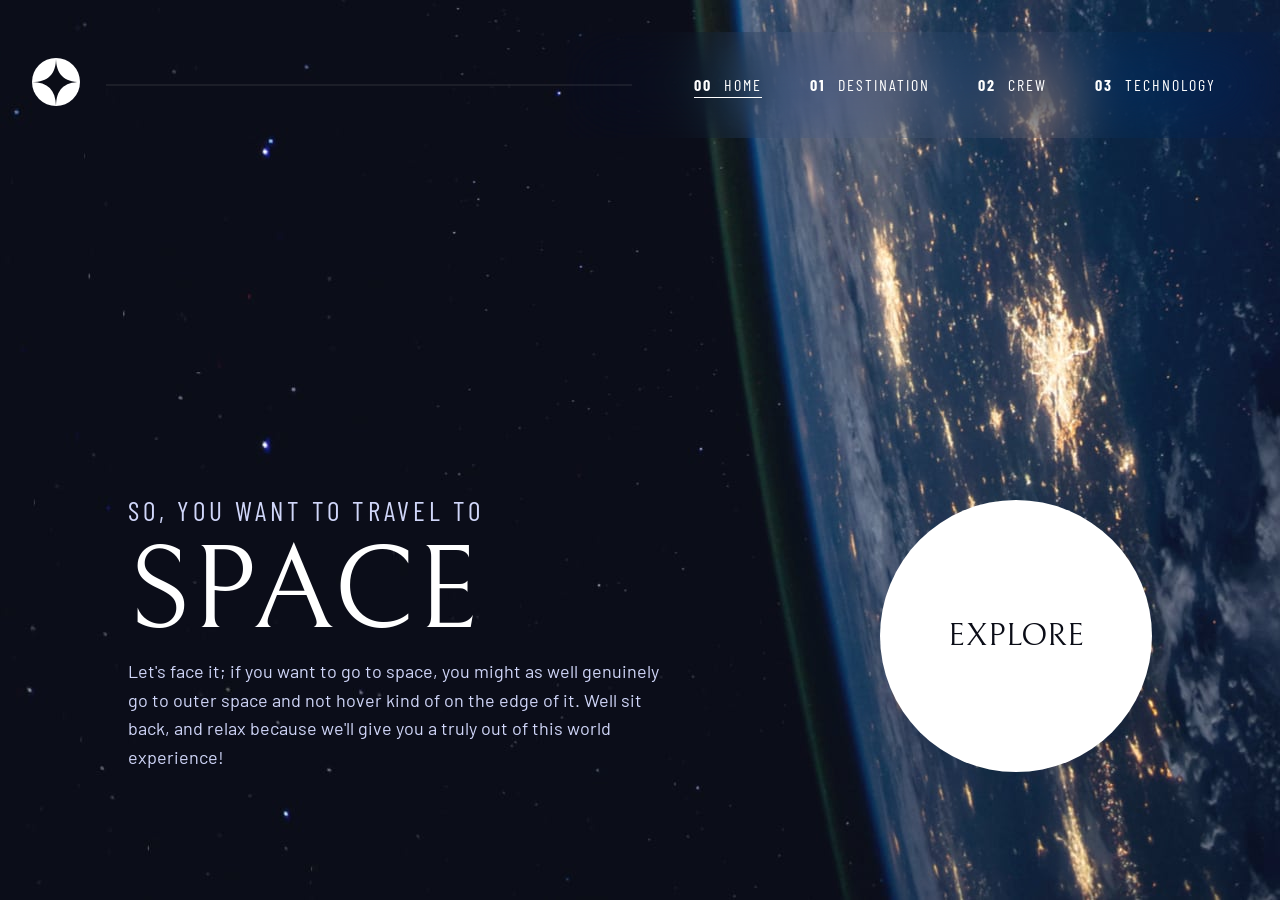
<file: index.html>
<!DOCTYPE html>
<html lang="en">
  <head>
    <meta charset="UTF-8" />
    <meta name="viewport" content="width=device-width, initial-scale=1.0" />

    <link
      rel="icon"
      type="image/png"
      sizes="32x32"
      href="./assets/favicon-32x32.png"
    />
    <link
      href="https://fonts.googleapis.com/css2?family=Barlow+Condensed:wght@400;700&family=Barlow:wght@400&family=Bellefair&display=swap"
      rel="stylesheet"
    />
    <link rel="stylesheet" href="./css/styles.css" />

    <title>Frontend Mentor | Space tourism website</title>
  </head>
  <body>
    <!-- ─── Header ───────────────────────────────────────── -->
    <header class="site-header">
      <div class="header-inner">
        <!-- Logo -->
        <a href="index.html" class="logo">
          <img src="./assets/shared/logo.svg" alt="Space Tourism" />
        </a>
        <button
          class="nav-toggle"
          aria-controls="mobile-nav"
          aria-expanded="false"
        >
          <span class="sr-only">Open navigation</span>
          <img
            src="./assets/shared/icon-hamburger.svg"
            alt=""
            aria-hidden="true"
          />
        </button>

        <!-- Overlay -->
        <div class="nav-overlay" hidden></div>

        <!-- Mobile drawer -->
        <nav id="mobile-nav" class="mobile-nav" aria-label="Mobile" hidden>
          <button class="nav-close">
            <span class="sr-only">Close navigation</span>
            <img
              src="./assets/shared/icon-close.svg"
              alt=""
              aria-hidden="true"
            />
          </button>
          <a class="tp-8 is-active" href="index.html"><span>00</span> Home</a>
          <a class="tp-8" href="destination.html"
            ><span>01</span> Destination</a
          >
          <a class="tp-8" href="crew.html"><span>02</span> Crew</a>
          <a class="tp-8" href="technology.html"><span>03</span> Technology</a>
        </nav>

        <!-- Nav Links -->
        <nav class="main-nav">
          <a href="index.html" class="tp-8 is-active"><span>00</span>Home</a>
          <a href="destination.html" class="tp-8"
            ><span>01</span> Destination</a
          >
          <a href="crew.html" class="tp-8"><span>02</span> Crew</a>
          <a href="technology.html" class="tp-8"><span>03</span> Technology</a>
        </nav>
      </div>
    </header>

    <!-- ─── Main Content ─────────────────────────────────── -->

    <main class="site-main">
      <section class="home-hero">
        <!-- Left text column -->
        <div class="home-content">
          <p class="tp-5">SO, YOU WANT TO TRAVEL TO</p>

          <h1 class="tp-1">SPACE</h1>

          <p class="tp-9">
            Let&#39;s face it; if you want to go to space, you might as well
            genuinely go to outer space and not hover kind of on the edge of it.
            Well sit back, and relax because we&#39;ll give you a truly out of
            this world experience!
          </p>
        </div>

        <!-- Right CTA -->
        <a href="destination.html" class="explore-btn">
          <span class="tp-4">EXPLORE</span>
          <!-- Orbit effect -->
          <canvas id="c" class="orbit-canvas" width="378" height="378"></canvas>
        </a>
      </section>
    </main>
    <script src="./js/main.js"></script>
  </body>
</html>
</file>
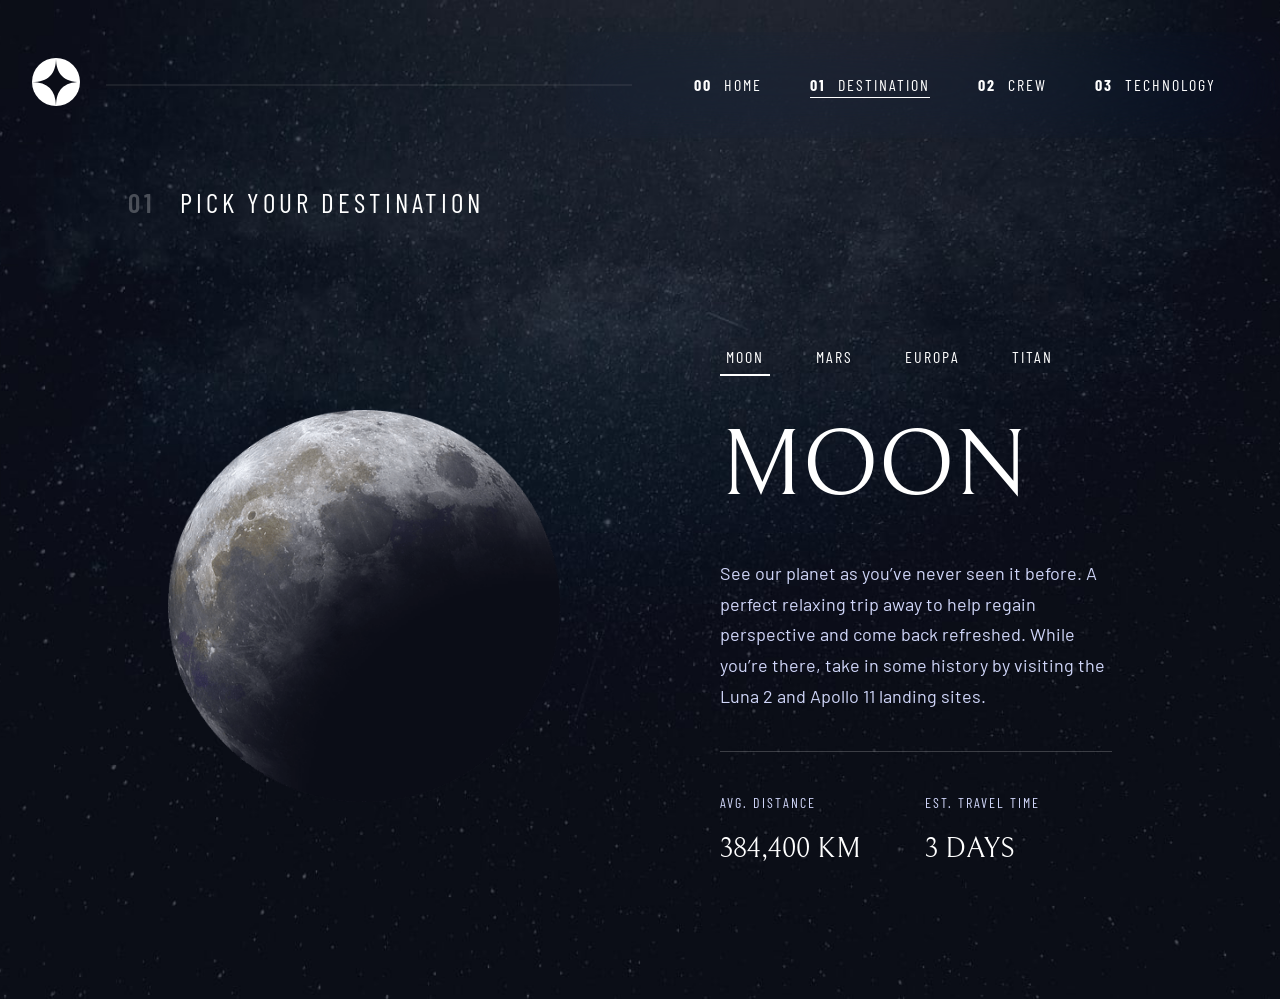
<file: destination.html>
<!DOCTYPE html>
<html lang="en">
  <head>
    <meta charset="UTF-8" />
    <meta name="viewport" content="width=device-width, initial-scale=1.0" />

    <link
      rel="icon"
      type="image/png"
      sizes="32x32"
      href="./assets/favicon-32x32.png"
    />

    <link
      href="https://fonts.googleapis.com/css2?family=Barlow+Condensed:wght@400;700&family=Barlow:wght@400&family=Bellefair&display=swap"
      rel="stylesheet"
    />

    <link rel="stylesheet" href="./css/styles.css" />
    <link rel="stylesheet" href="./css/destination.css" />

    <title>Frontend Mentor | Destination</title>
  </head>

  <body class="destination-page">
    <!-- ─── Header (copied from index) ───────────────────────── -->
    <header class="site-header">
      <div class="header-inner">
        <a href="index.html" class="logo">
          <img src="./assets/shared/logo.svg" alt="Space Tourism" />
        </a>

        <button
          class="nav-toggle"
          aria-controls="mobile-nav"
          aria-expanded="false"
        >
          <span class="sr-only">Open navigation</span>
          <img
            src="./assets/shared/icon-hamburger.svg"
            alt=""
            aria-hidden="true"
          />
        </button>

        <div class="nav-overlay" hidden></div>

        <nav id="mobile-nav" class="mobile-nav" aria-label="Mobile" hidden>
          <button class="nav-close">
            <span class="sr-only">Close navigation</span>
            <img
              src="./assets/shared/icon-close.svg"
              alt=""
              aria-hidden="true"
            />
          </button>

          <a class="tp-8" href="index.html"><span>00</span> Home</a>
          <a class="tp-8 is-active" href="destination.html"
            ><span>01</span> Destination</a
          >
          <a class="tp-8" href="crew.html"><span>02</span> Crew</a>
          <a class="tp-8" href="technology.html"><span>03</span> Technology</a>
        </nav>

        <nav class="main-nav">
          <a href="index.html" class="tp-8"><span>00</span>Home</a>
          <a href="destination.html" class="tp-8 is-active"
            ><span>01</span> Destination</a
          >
          <a href="crew.html" class="tp-8"><span>02</span> Crew</a>
          <a href="technology.html" class="tp-8"><span>03</span> Technology</a>
        </nav>
      </div>
    </header>

    <!-- ─── Main Content ─────────────────────────────────── -->
    <main class="site-main">
      <section class="destination">
        <h5 class="tp-5 destination-title">
          <span>01</span> PICK YOUR DESTINATION
        </h5>
        <div class="destination-grid">
          <!-- Left: Image -->
          <div class="destination-image">
            <img
              id="planet-img"
              src="./assets/destination/image-moon.png"
              alt="Moon"
            />
          </div>

          <!-- Right: Content -->
          <div class="destination-content">
            <!-- Tabs -->
            <div class="destination-tabs">
              <button data-destination="moon" class="tp-8 is-active">
                MOON
              </button>
              <button data-destination="mars" class="tp-8">MARS</button>
              <button data-destination="europa" class="tp-8">EUROPA</button>
              <button data-destination="titan" class="tp-8">TITAN</button>
            </div>

            <!-- Planet Info -->
            <h2 id="planet-name" class="tp-2">MOON</h2>

            <p id="planet-description" class="tp-9">
              See our planet as you’ve never seen it before. A perfect relaxing
              trip away.
            </p>

            <div class="destination-meta">
              <div>
                <p class="tp-7">AVG. DISTANCE</p>
                <p id="planet-distance" class="tp-6">384,400 KM</p>
              </div>

              <div>
                <p class="tp-7">EST. TRAVEL TIME</p>
                <p id="planet-travel" class="tp-6">3 DAYS</p>
              </div>
            </div>
          </div>
        </div>
      </section>
    </main>

    <script src="./js/main.js"></script>
    <script src="./js/destination.js"></script>
  </body>
</html>
</file>
<file: css/styles.css>
/* ─── Design tokens ─────────────────────────────────────────── */

:root {
  /* COLORS */
  --blue-900: #0b0d17;
  --blue-300: #d0d6f9;
  --white: #ffffff;

  /* FONTS */
  --font-serif: "Bellefair", serif;
  --font-condensed: "Barlow Condensed", sans-serif;
  --font-body: "Barlow", sans-serif;

  /* SPACING */
  --space-1600: 128px;
  --space-1200: 96px;
  --space-1000: 80px;
  --space-800: 64px;
  --space-600: 48px;
  --space-500: 40px;
  --space-400: 32px;
  --space-300: 24px;
  --space-200: 16px;
  --space-150: 12px;
  --space-100: 8px;
  --space-50: 4px;
  --space-25: 2px;

  /* ── Component tokens (desktop default) ── */
  --bg-image: url("../assets/home/background-home-desktop.jpg");

  --header-pad-top: var(--space-400);
  --header-inner-pad-left: var(--space-400);

  --nav-gap: var(--space-600);
  --nav-pad-y: var(--space-500);
  --nav-pad-right: var(--space-800);
  --nav-pad-left: var(--space-1600);

  --glass-bg: var(--white) / 0.05;
  --glass-blur: 32px;
}

/* ─── Base ─────────────────────────────────────────────────── */

body {
  margin: 0;
  min-height: 100vh;

  display: grid;
  grid-template-rows: min-content 1fr;

  background-color: var(--blue-900);
  color: var(--white);
  font-family: var(--font-body);
  line-height: 1.6;

  background-image: var(--bg-image);
  background-size: cover;
  background-position: center;
  background-repeat: no-repeat;
}

/* Default hidden (desktop/tablet) */
.nav-toggle,
.nav-overlay,
.mobile-nav {
  display: none;
}

/* ─── Base Reset ───────────────────────── */

h1,
h2,
h3,
h4,
h5,
h6,
p {
  font-weight: 400;
  margin: 0;
}

/* ─── Accessibility ─────────────────────────────────────────── */

.sr-only {
  position: absolute;
  width: 1px;
  height: 1px;
  padding: 0;
  margin: -1px;
  overflow: hidden;
  clip: rect(0, 0, 0, 0);
  white-space: nowrap;
  border: 0;
}

@media (prefers-reduced-motion: reduce) {
  *,
  *::before,
  *::after {
    animation-duration: 0.01ms !important;
    animation-iteration-count: 1 !important;
    transition-duration: 0.01ms !important;
    scroll-behavior: auto !important;
  }
}

/* ─── Flow utility ───────────────────────────────────────────── */
/*  Usage: add .flow to a parent; children get top margin        */
/*  Override per-context: style="--flow-space: 2rem"             */

.flow > * + * {
  margin-top: var(--flow-space, 1rem);
}

/* ─── Typography ─────────────────────────────────────────────── */

.tp-1 {
  font-family: var(--font-serif);
  font-size: clamp(5rem, 8vw + 1rem, 9rem); /* 80px → 144px */
  line-height: 1.1;
}

.tp-2 {
  font-family: var(--font-serif);
  font-size: clamp(3.5rem, 6vw + 1rem, 6.25rem); /* 56px → 100px */
  line-height: 1.1;
}

.tp-3 {
  font-family: var(--font-serif);
  font-size: clamp(2rem, 4vw + 0.5rem, 3.5rem); /* 32px → 56px */
  line-height: 1.1;
}

.tp-4 {
  font-family: var(--font-serif);
  font-size: clamp(1.125rem, 2vw + 0.5rem, 2rem); /* 18px → 32px */
}

.tp-5 {
  font-family: var(--font-condensed);
  font-size: clamp(1rem, 1.5vw + 0.5rem, 1.75rem); /* 16px → 28px */
  letter-spacing: 4px;
  line-height: 1.2;
}

.tp-6 {
  font-family: var(--font-serif);
  font-size: clamp(1.25rem, 2vw + 0.25rem, 1.75rem); /* 20px → 28px */
}

.tp-7 {
  font-family: var(--font-condensed);
  font-size: 0.875rem; /* 14px — fixed */
  letter-spacing: 2px;
}

.tp-8 {
  font-family: var(--font-condensed);
  font-size: 1rem; /* 16px — fixed */
  letter-spacing: 2px;
}

.tp-9 {
  font-family: var(--font-body);
  font-size: clamp(0.9375rem, 1vw + 0.5rem, 1.125rem); /* 15px → 18px */
}

/* ─── Header ───────────────────────────────────────────────── */

.site-header {
  padding-top: var(--header-pad-top);
}

.header-inner {
  position: relative;
  display: flex;
  align-items: center;
  justify-content: space-between;
  padding-left: var(--header-inner-pad-left);
}

/* Divider */
.header-inner::after {
  content: "";
  position: absolute;
  left: calc(var(--space-400) + 42px + var(--space-400));
  right: calc(var(--space-1600) + 520px);
  top: 50%;
  height: 1px;
  background: rgb(151, 151, 151);
  transform: translateY(-50%);
  opacity: 0.25;
}

/* Desktop / tablet nav */
.main-nav {
  display: flex;
  flex: 0 0 auto;
  gap: var(--nav-gap);

  padding: var(--nav-pad-y) var(--nav-pad-right) var(--nav-pad-y)
    var(--nav-pad-left);

  background: var(--glass-bg);
  backdrop-filter: blur(var(--glass-blur)) saturate(140%);
  -webkit-backdrop-filter: blur(var(--glass-blur)) saturate(140%);
}

.main-nav a {
  position: relative;
  display: inline-flex;
  gap: var(--space-150);

  text-decoration: none;
  text-transform: uppercase;
  color: var(--white);

  will-change: transform;
  transform-origin: center bottom;
  transition: transform 350ms cubic-bezier(0.22, 1, 0.36, 1);
}

.main-nav a:hover {
  transform: scale(1.05);
  opacity: 1;
}

.main-nav a span {
  font-weight: 700;
}

.main-nav a.is-active::after {
  content: "";
  position: absolute;
  left: 0;
  right: 0;
  bottom: 0;
  height: 1px;
  background: var(--white);
}

/* ─── Main Content ───────────────────────────────────────────────── */

.site-main {
  display: flex;
}

.home-hero {
  width: min(1110px, 100%);
  margin-inline: auto;

  display: flex;
  align-items: flex-end;
  justify-content: space-between;

  padding: var(--space-1600);
}

.home-content {
  max-width: 540px;
  display: flex;
  flex-direction: column;
}

.home-content .tp-5,
.home-content .tp-9 {
  color: var(--blue-300);
}

.explore-wrapper {
  display: flex;
  justify-content: center;
  align-items: end;
}

.explore-btn {
  position: relative;
  width: 272px;
  height: 272px;
  border-radius: 50%;
  background: var(--white);
  color: var(--blue-900);
  display: grid;
  place-items: center;
  text-decoration: none;
  cursor: pointer;
}

.explore-btn span {
  font-weight: 400;
}

canvas {
  position: absolute;
  inset: -52px;
  width: calc(100% + 104px);
  height: calc(100% + 104px);
  pointer-events: none;
  border-radius: 50%;
  overflow: visible;
}

/* ─── Breakpoints ────────────────────────────────────────────── */

@media (max-width: 1024px) {
  :root {
    --bg-image: url("../assets/home/background-home-tablet.jpg");
    --nav-pad-left: var(--space-1000);
    --nav-pad-right: var(--space-500);
  }

  .header-inner::after {
    display: none;
  }

  .home-hero {
    flex-direction: column;
    align-items: center;
    justify-content: flex-start;
    text-align: center;

    gap: var(--space-800);
    padding-inline: var(--space-500);
  }

  .home-content {
    max-width: 512px;
    align-items: center;
  }

  .explore-wrapper {
    justify-content: center;
  }
}

@media (max-width: 600px) {
  :root {
    --bg-image: url("../assets/home/background-home-mobile.jpg");
    --header-pad-top: var(--space-300);
  }

  .main-nav {
    display: none;
  }

  .header-inner {
    padding-inline: var(--space-300);
    padding-left: var(--space-300);
    align-items: center;
  }

  .nav-toggle {
    display: inline-flex;
    align-items: center;
    justify-content: center;

    margin-left: auto;

    width: 24px;
    height: 24px;

    background: none;
    border: 0;
    cursor: pointer;
    padding: 0;
  }

  .nav-toggle img,
  .nav-toggle svg {
    width: 24px;
    height: auto;
    display: block;
  }

  /* Overlay */
  .nav-overlay[hidden],
  .mobile-nav[hidden] {
    display: none;
  }

  .nav-overlay {
    position: fixed;
    inset: 0;
    z-index: 50;
    display: block;
    background: rgba(0, 0, 0, 0.45);
    backdrop-filter: blur(2px);
  }

  .mobile-nav {
    position: fixed;
    top: 0;
    right: 0;
    z-index: 60;

    height: 100vh;
    width: min(75vw, 320px);

    padding: var(--space-800) var(--space-400);

    display: flex;
    flex-direction: column;
    gap: var(--space-400);

    background: rgba(255, 255, 255, 0.06);
    backdrop-filter: blur(36px) saturate(150%);
    -webkit-backdrop-filter: blur(36px) saturate(150%);
  }

  .nav-close {
    align-self: flex-end;
    background: none;
    border: 0;
    padding: var(--space-200);
    cursor: pointer;
  }

  .site-header .logo img,
  .site-header .logo svg {
    width: 40px;
    height: 40px;
    display: block;
  }

  .site-header {
    padding-bottom: var(--space-500);
  }

  .home-hero {
    gap: var(--space-800);
    padding: var(--space-300);
  }

  .explore-btn {
    width: 144px;
    height: 144px;
  }
}
</file>
<file: css/destination.css>
/* ───────── Page Background Override ───────── */

.destination-page {
  --bg-image: url("../assets/destination/background-destination-desktop.jpg");
}

.destination-page .site-main {
  display: flex;
  align-items: center;
}

/* ───────── Section Layout ───────── */

.destination {
  width: min(1110px, 100%);
  margin-inline: auto;
  padding: var(--space-600) var(--space-1600);

  display: grid;
  grid-template-areas:
    "title title"
    "image content";
  grid-template-columns: 1fr 1fr;
  gap: var(--space-600) var(--space-1000);
  align-items: center;
}

/* ───────── Title ───────── */

.destination-title {
  grid-area: title;
  letter-spacing: 4px;
}

.destination-title span {
  opacity: 0.25;
  font-weight: 600;
  margin-right: var(--space-200);
}

/* ───────── Grid (image + content) ───────── */

.destination-grid {
  display: contents;
}

/* Left Image */

.destination-image {
  grid-area: image;
  padding: var(--space-1000) var(--space-500);
}

.destination-image img {
  width: 100%;
}

/* Right Content */

.destination-content {
  grid-area: content;
  max-width: 445px;
  display: flex;
  flex-direction: column;
  gap: var(--space-500);
  padding: var(--space-1000) var(--space-500);
}

/* ───────── Tabs ───────── */

.destination-tabs {
  display: flex;
  gap: var(--space-500);
}

.destination-tabs button {
  background: none;
  border: none;
  color: var(--white);
  cursor: pointer;
  padding-bottom: var(--space-100);
  border-bottom: 2px solid transparent;
  letter-spacing: 2px;
}

.destination-tabs button:hover {
  border-bottom: 2px solid var(--blue-300);
}

.destination-tabs .is-active {
  border-bottom: 2px solid var(--white);
}

/* ───────── Planet Info ───────── */

#planet-name {
  text-transform: uppercase;
}

#planet-description {
  color: var(--blue-300);
  line-height: 1.7;
}

/* ───────── Meta Section ───────── */

.destination-meta {
  width: 100%;
  display: flex;
  gap: var(--space-800);
  border-top: 1px solid rgba(255, 255, 255, 0.2);
  padding-top: var(--space-500);
}

.destination-meta .tp-7 {
  color: var(--blue-300);
  margin-bottom: var(--space-150);
}

/* ───────── Tablet ───────── */

@media (max-width: 1024px) {
  .destination-page {
    --bg-image: url("../assets/destination/background-destination-tablet.jpg");
  }

  .destination {
    grid-template-areas:
      "title title"
      "image image"
      "content content";
    grid-template-columns: 1fr;
    justify-items: center;
    text-align: center;
    padding: var(--space-600) var(--space-500);
  }

  .destination-image {
    padding: var(--space-400);
  }

  .destination-image img {
    width: 300px;
    height: 300px;
    object-fit: contain;
  }

  .destination-content {
    max-width: 573px;
    padding: 0;
    align-items: center;
  }

  .destination-tabs {
    justify-content: center;
  }

  .destination-meta {
    justify-content: center;
  }
}

/* ───────── Mobile ───────── */

@media (max-width: 600px) {
  .destination-page {
    --bg-image: url("../assets/destination/background-destination-mobile.jpg");
  }

  .destination {
    padding: var(--space-300);
    gap: var(--space-300) 0;
  }

  .destination-image img {
    width: 170px;
    height: 170px;
  }

  .destination-tabs {
    gap: var(--space-300);
  }

  .destination-meta {
    flex-direction: column;
    gap: var(--space-400);
    align-items: center;
  }
}
</file>
